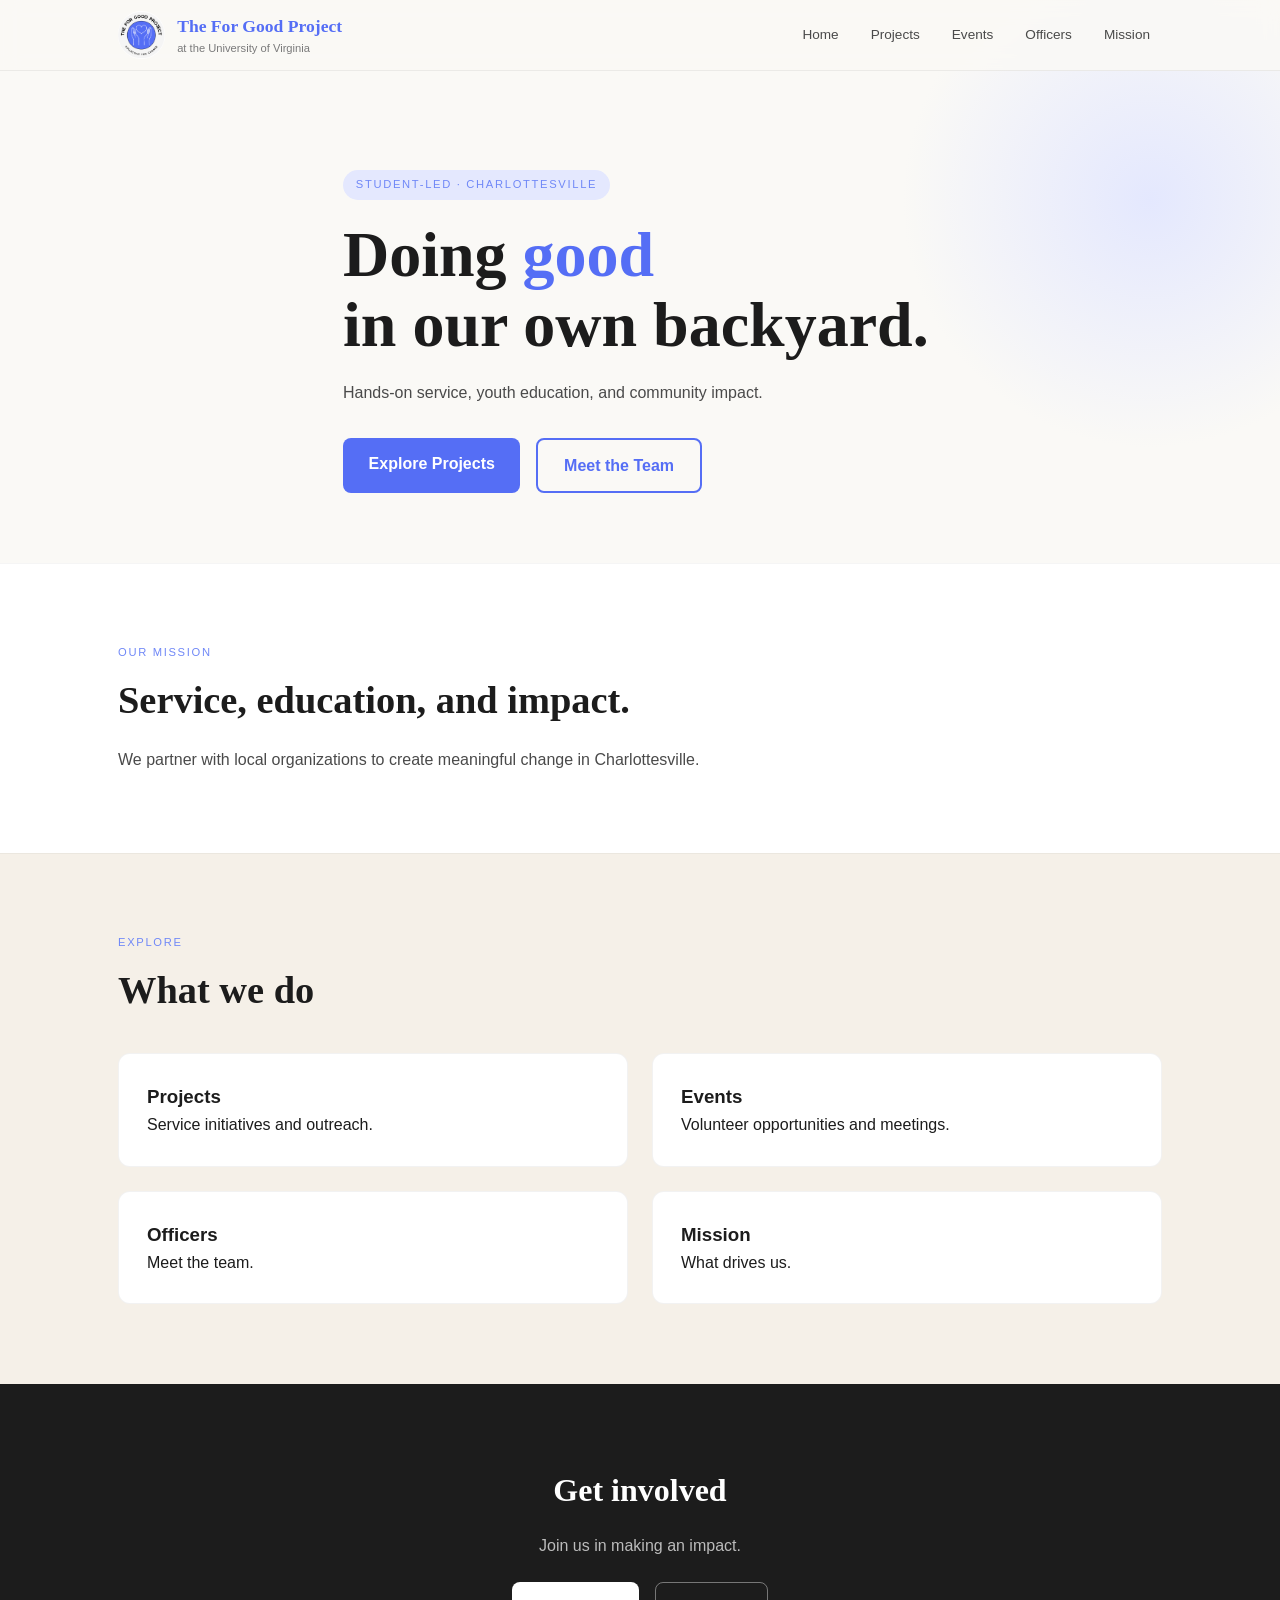
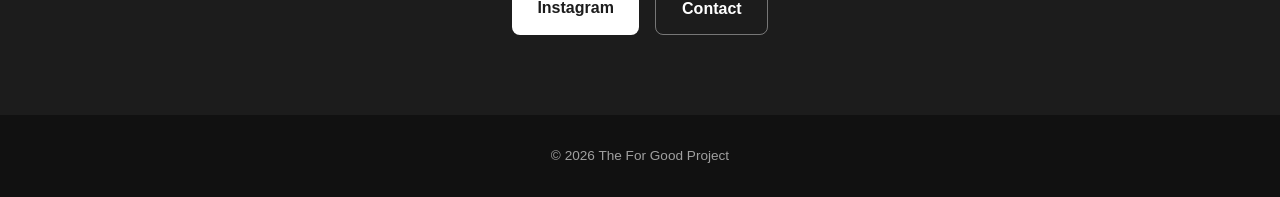
<file: index.html>
<!doctype html>
<html lang="en">
<head>
    <meta charset="utf-8" />
    <meta name="viewport" content="width=device-width, initial-scale=1" />
    <title>The For Good Project at UVA</title>

    <link rel="stylesheet" href="/css/styles.css" />
</head>

<body>

<header class="site-header">
    <div class="container header-inner">
        <a class="brand" href="/">
            <img src="/assets/brand/forgood-logo.png" style="height:48px;border-radius:50%;" />
            <div>
                <div class="brand-name">The For Good Project</div>
                <div class="brand-tagline">at the University of Virginia</div>
            </div>
        </a>

        <nav class="site-nav">
            <a class="nav-link nav-link--active" href="/">Home</a>
            <a class="nav-link" href="/projects/">Projects</a>
            <a class="nav-link" href="/events/">Events</a>
            <a class="nav-link" href="/about/officers/">Officers</a>
            <a class="nav-link" href="/about/">Mission</a>
        </nav>
    </div>
</header>

<main>

<section class="hero">
    <div class="container hero__inner">
        <div>
            <span class="hero__eyebrow">Student-Led · Charlottesville</span>

            <h1 class="hero__title">
                Doing <span class="accent">good</span><br>
                in our own backyard.
            </h1>

            <p class="hero__subtitle">
                Hands-on service, youth education, and community impact.
            </p>

            <div class="hero__actions">
                <a class="btn btn--primary" href="/projects/">Explore Projects</a>
                <a class="btn btn--outline" href="/about/officers/">Meet the Team</a>
            </div>
        </div>
    </div>
</section>

<section class="mission">
    <div class="container">
        <p class="section-eyebrow">Our Mission</p>
        <h2 class="section-title">Service, education, and impact.</h2>
        <p class="section-body">
            We partner with local organizations to create meaningful change in Charlottesville.
        </p>
    </div>
</section>

<section class="projects">
    <div class="container">
        <p class="section-eyebrow">Explore</p>
        <h2 class="section-title">What we do</h2>

        <div class="projects__grid">
            <a class="project-card" href="/projects/">
                <h3>Projects</h3>
                <p>Service initiatives and outreach.</p>
            </a>

            <a class="project-card" href="/events/">
                <h3>Events</h3>
                <p>Volunteer opportunities and meetings.</p>
            </a>

            <a class="project-card" href="/about/officers/">
                <h3>Officers</h3>
                <p>Meet the team.</p>
            </a>

            <a class="project-card" href="/about/">
                <h3>Mission</h3>
                <p>What drives us.</p>
            </a>
        </div>
    </div>
</section>

<section class="cta">
    <div class="container">
        <h2 class="cta__title">Get involved</h2>
        <p class="cta__text">Join us in making an impact.</p>

        <div class="cta__actions">
            <a class="btn btn--light" href="https://www.instagram.com/theforgoodproject" target="_blank">Instagram</a>
            <a class="btn btn--ghost" href="mailto:forgoodproject@virginia.edu">Contact</a>
        </div>
    </div>
</section>

</main>

<footer class="site-footer">
    <div class="container footer-inner">
        © <span id="year"></span> The For Good Project
    </div>
</footer>

<script>
document.getElementById("year").textContent = new Date().getFullYear();
</script>

</body>
</html>
</file>
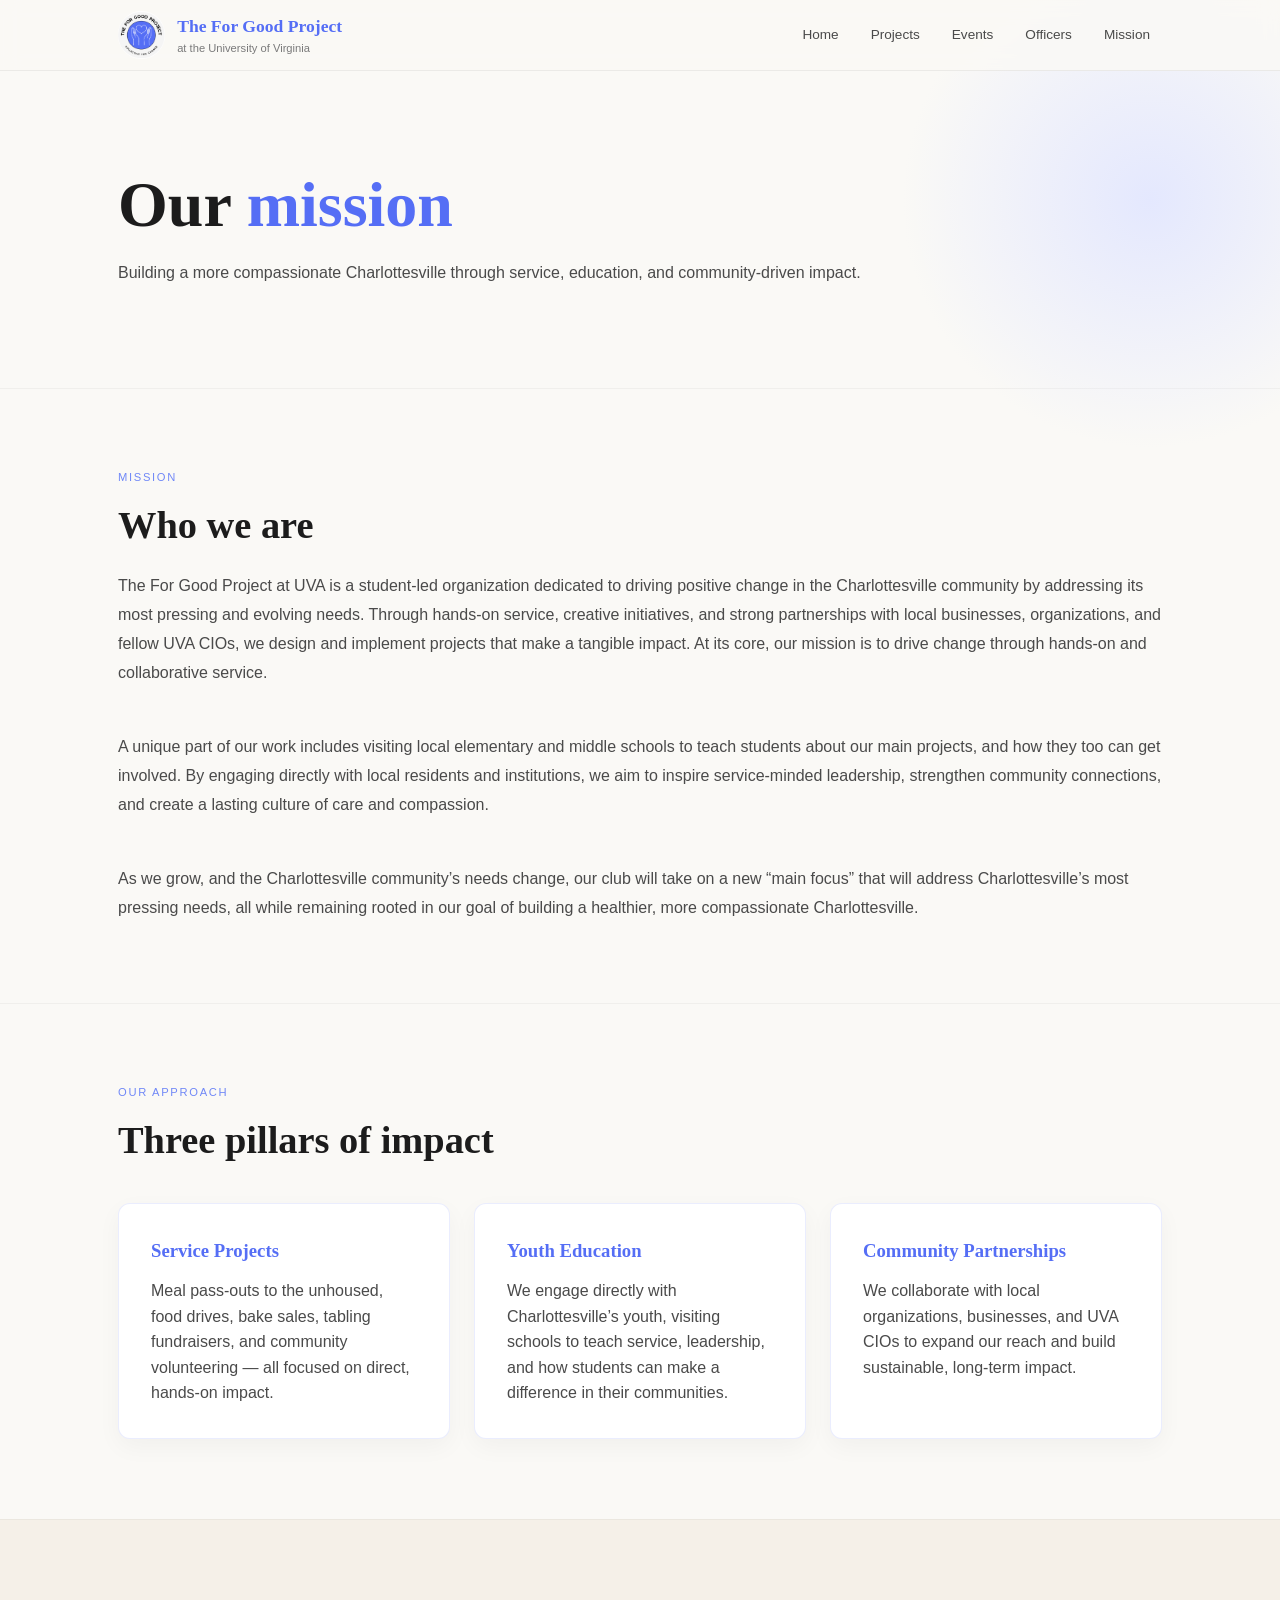
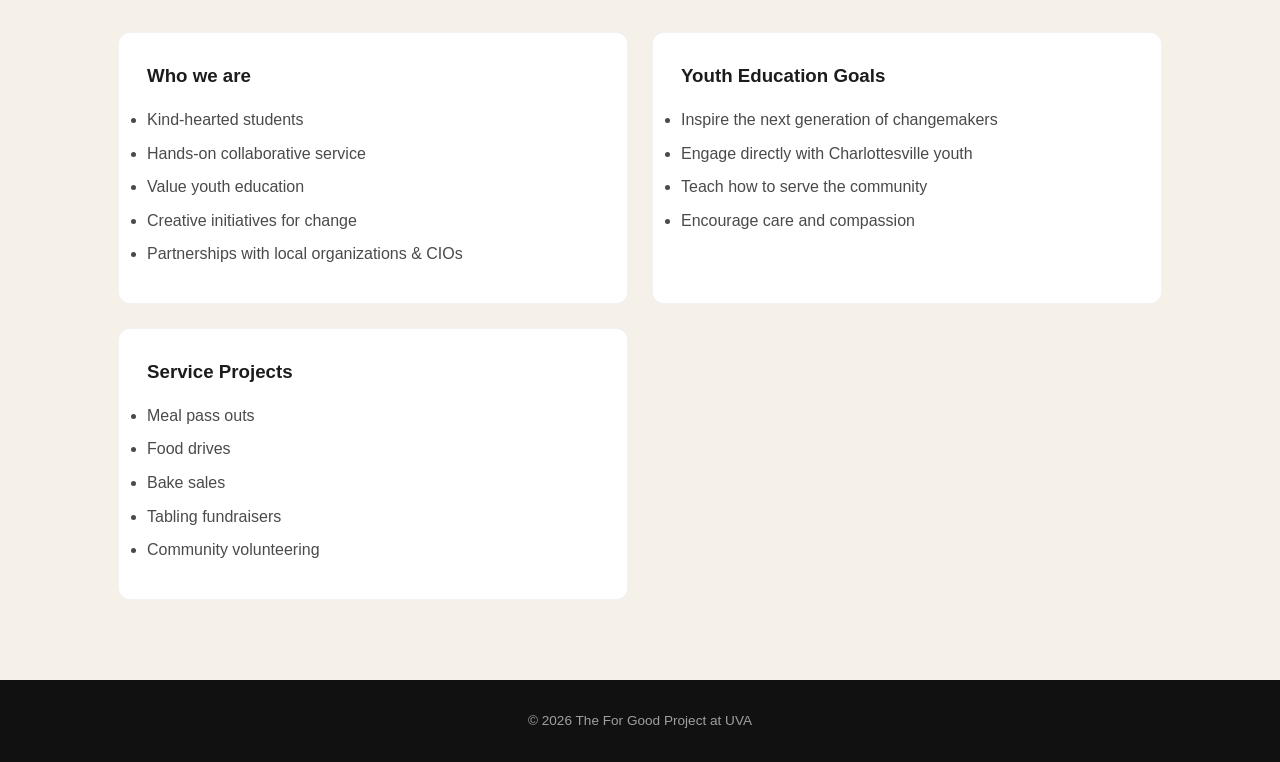
<file: about/index.html>
<!doctype html>
<html lang="en">
<head>
    <meta charset="utf-8" />
    <meta name="viewport" content="width=device-width, initial-scale=1" />

    <title>Mission | The For Good Project at UVA</title>

    <meta name="description"
          content="Learn about the mission, values, and impact of The For Good Project at UVA." />

    <link rel="stylesheet" href="/css/styles.css" />
    <link rel="icon" href="/assets/brand/forgood-logo.png" />
</head>

<body>

<!-- HEADER -->
<header class="site-header">
    <div class="container header-inner">
        <a class="brand" href="/">
            <img src="/assets/brand/forgood-logo.png"
                 style="height:48px;border-radius:50%;" />
            <div>
                <div class="brand-name">The For Good Project</div>
                <div class="brand-tagline">at the University of Virginia</div>
            </div>
        </a>

        <nav class="site-nav">
            <a class="nav-link" href="/">Home</a>
            <a class="nav-link" href="/projects/">Projects</a>
            <a class="nav-link" href="/events/">Events</a>
            <a class="nav-link" href="/about/officers/">Officers</a>
            <a class="nav-link nav-link--active" href="/about/">Mission</a>
        </nav>
    </div>
</header>

<main>

<!-- HERO -->
<section class="hero">
    <div class="container">
        <h1 class="hero__title">
            Our <span class="accent">mission</span>
        </h1>

        <p class="hero__subtitle">
            Building a more compassionate Charlottesville through service, education, and community-driven impact.
        </p>
    </div>
</section>

<!-- FULL MISSION -->
<section>
<div class="container">

<p class="section-eyebrow">Mission</p>

<h2 class="section-title">Who we are</h2>

<div class="card">

<p>
The For Good Project at UVA is a student-led organization dedicated to driving positive
change in the Charlottesville community by addressing its most pressing and evolving needs.
Through hands-on service, creative initiatives, and strong partnerships with local businesses,
organizations, and fellow UVA CIOs, we design and implement projects that make a tangible
impact. At its core, our mission is to drive change through hands-on and collaborative service.
    
</p>

</br>

<p>
A unique part of our work includes visiting local elementary and middle schools to teach
students about our main projects, and how they too can get involved. By engaging directly with
local residents and institutions, we aim to inspire service-minded leadership, strengthen
community connections, and create a lasting culture of care and compassion.
    
</p>

</br>
    
<p>
As we grow, and the Charlottesville community’s needs change, our club will take on a new
“main focus” that will address Charlottesville’s most pressing needs, all while remaining rooted
in our goal of building a healthier, more compassionate Charlottesville.
</p>

</div>

</div>
</section>


<!-- 3 PILLARS -->
<section class="pillars">
    <div class="container">

        <p class="section-eyebrow">Our Approach</p>
        <h2 class="section-title">Three pillars of impact</h2>

        <div class="pillars__grid">

            <div class="pillar-card">
                <h3>Service Projects</h3>
                <p>
                    Meal pass-outs to the unhoused, food drives, bake sales, tabling fundraisers,
                    and community volunteering — all focused on direct, hands-on impact.
                </p>
            </div>

            <div class="pillar-card">
                <h3>Youth Education</h3>
                <p>
                    We engage directly with Charlottesville’s youth, visiting schools to teach
                    service, leadership, and how students can make a difference in their communities.
                </p>
            </div>

            <div class="pillar-card">
                <h3>Community Partnerships</h3>
                <p>
                    We collaborate with local organizations, businesses, and UVA CIOs to expand our
                    reach and build sustainable, long-term impact.
                </p>
            </div>

        </div>

    </div>
</section>

<!-- CORE VALUES / GOALS -->
<section class="projects">
    <div class="container">

        <div class="projects__grid">

            <div class="project-card">
                <h3>Who we are</h3>
                <ul class="bullets">
                    <li>Kind-hearted students</li>
                    <li>Hands-on collaborative service</li>
                    <li>Value youth education</li>
                    <li>Creative initiatives for change</li>
                    <li>Partnerships with local organizations & CIOs</li>
                </ul>
            </div>

            <div class="project-card">
                <h3>Youth Education Goals</h3>
                <ul class="bullets">
                    <li>Inspire the next generation of changemakers</li>
                    <li>Engage directly with Charlottesville youth</li>
                    <li>Teach how to serve the community</li>
                    <li>Encourage care and compassion</li>
                </ul>
            </div>

            <div class="project-card">
                <h3>Service Projects</h3>
                <ul class="bullets">
                    <li>Meal pass outs</li>
                    <li>Food drives</li>
                    <li>Bake sales</li>
                    <li>Tabling fundraisers</li>
                    <li>Community volunteering</li>
                </ul>
            </div>

        </div>

    </div>
</section>

</main>

<!-- FOOTER -->
<footer class="site-footer">
    <div class="container">
        © <span id="year"></span> The For Good Project at UVA
    </div>
</footer>

<script>
document.getElementById("year").textContent = new Date().getFullYear();
</script>

</body>
</html>
</file>
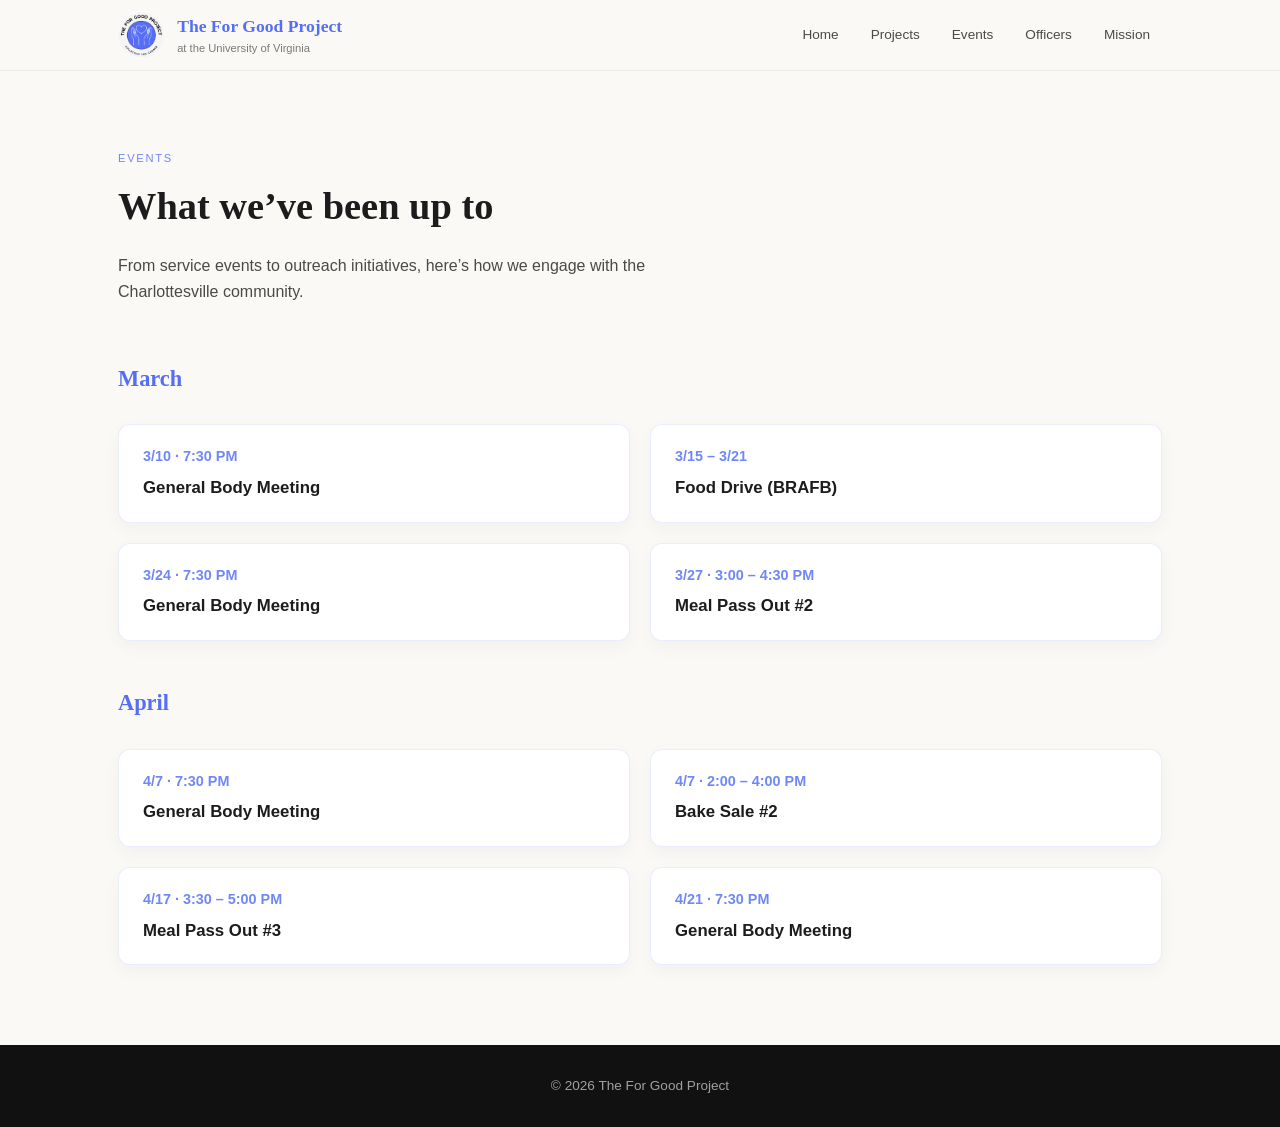
<file: events/index.html>
<!doctype html>
<html lang="en">
<head>
<meta charset="utf-8" />
<meta name="viewport" content="width=device-width, initial-scale=1" />
<title>Events</title>

<link rel="stylesheet" href="/css/styles.css" />
</head>

<body>

<header class="site-header">
  <div class="container header-inner">
    <a class="brand" href="/">
      <img src="/assets/brand/forgood-logo.png" style="height:48px;border-radius:50%;" />
      <div>
        <div class="brand-name">The For Good Project</div>
        <div class="brand-tagline">at the University of Virginia</div>
      </div>
    </a>

    <nav class="site-nav">
      <a class="nav-link" href="/">Home</a>
      <a class="nav-link" href="/projects/">Projects</a>
      <a class="nav-link nav-link--active" href="/events/">Events</a>
      <a class="nav-link" href="/about/officers/">Officers</a>
      <a class="nav-link" href="/about/">Mission</a>
    </nav>
  </div>
</header>

<main>

<section>
  <div class="container">

    <!-- HERO -->
    <p class="section-eyebrow">Events</p>
    <h1 class="section-title">What we’ve been up to</h1>
    <p class="section-body">
      From service events to outreach initiatives, here’s how we engage with the Charlottesville community.
    </p>

    <!-- TIMELINE -->
    <div class="events-grid">

      <!-- MARCH -->
      <h2 class="event-month">March</h2>
    
      <div class="event-card">
        <div class="event-date">3/10 · 7:30 PM</div>
        <div class="event-title">General Body Meeting</div>
      </div>
    
      <div class="event-card">
        <div class="event-date">3/15 – 3/21</div>
        <div class="event-title">Food Drive (BRAFB)</div>
      </div>
    
      <div class="event-card">
        <div class="event-date">3/24 · 7:30 PM</div>
        <div class="event-title">General Body Meeting</div>
      </div>
    
      <div class="event-card">
        <div class="event-date">3/27 · 3:00 – 4:30 PM</div>
        <div class="event-title">Meal Pass Out #2</div>
      </div>
    
      <!-- APRIL -->
      <h2 class="event-month">April</h2>
    
      <div class="event-card">
        <div class="event-date">4/7 · 7:30 PM</div>
        <div class="event-title">General Body Meeting</div>
      </div>
    
      <div class="event-card">
        <div class="event-date">4/7 · 2:00 – 4:00 PM</div>
        <div class="event-title">Bake Sale #2</div>
      </div>
    
      <div class="event-card">
        <div class="event-date">4/17 · 3:30 – 5:00 PM</div>
        <div class="event-title">Meal Pass Out #3</div>
      </div>
    
      <div class="event-card">
        <div class="event-date">4/21 · 7:30 PM</div>
        <div class="event-title">General Body Meeting</div>
      </div>
    
    </div>
  </div>
</section>

</main>

<footer class="site-footer">
  <div class="container footer-inner">
    © <span id="year"></span> The For Good Project
  </div>
</footer>

<script>
document.getElementById("year").textContent = new Date().getFullYear();
</script>

</body>
</html>
</file>
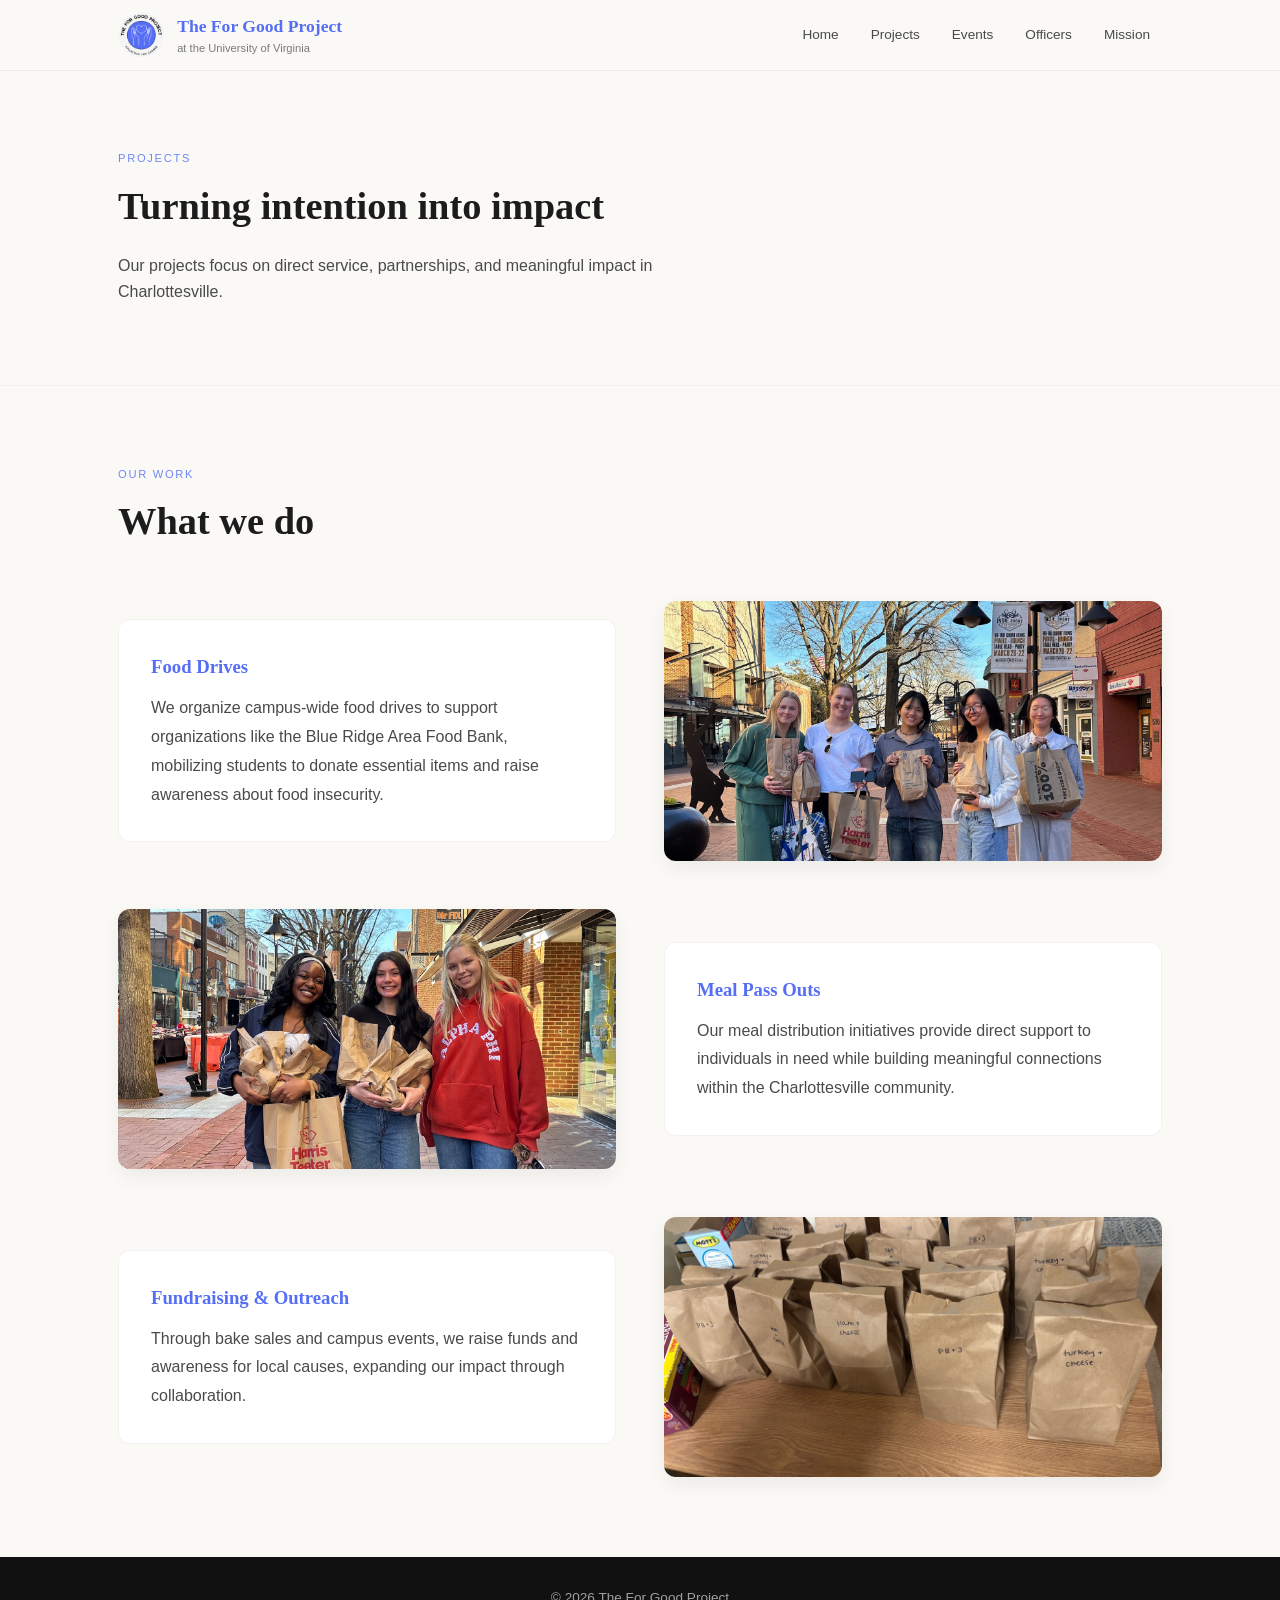
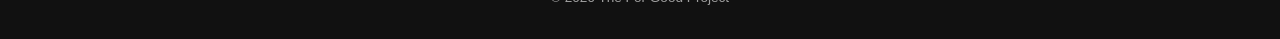
<file: projects/index.html>
<!doctype html>
<html lang="en">
<head>
<meta charset="utf-8" />
<meta name="viewport" content="width=device-width, initial-scale=1" />
<title>Projects</title>

<link rel="stylesheet" href="/css/styles.css" />
</head>

<body>

<header class="site-header">
<div class="container header-inner">
<a class="brand" href="/">
<img src="/assets/brand/forgood-logo.png" style="height:48px;border-radius:50%;" />
<div>
<div class="brand-name">The For Good Project</div>
<div class="brand-tagline">at the University of Virginia</div>
</div>
</a>

<nav class="site-nav">
<a class="nav-link" href="/">Home</a>
<a class="nav-link nav-link--active" href="/projects/">Projects</a>
<a class="nav-link" href="/events/">Events</a>
<a class="nav-link" href="/about/officers/">Officers</a>
<a class="nav-link" href="/about/">Mission</a>
</nav>
</div>
</header>

<main>

<section>
  <div class="container">

    <p class="section-eyebrow">Projects</p>

    <h2 class="section-title">Turning intention into impact</h2>

    <p class="section-body">
      Our projects focus on direct service, partnerships, and meaningful impact in Charlottesville.
    </p>

  </div>
</section>

<section>
  <div class="container">

    <p class="section-eyebrow">Our Work</p>
    <h2 class="section-title">What we do</h2>

          <!-- PROJECT 1 -->
      <div class="project-row">
      
          <div class="card">
            <h3>Food Drives</h3>
            <p>
              We organize campus-wide food drives to support organizations like the Blue Ridge Area Food Bank,
              mobilizing students to donate essential items and raise awareness about food insecurity.
            </p>
          </div>
        
          <img src="/assets/fooddrive.png" alt="Food Drive" class="project-image">
        
        </div>
        
        <!-- PROJECT 2 (REVERSED) -->
        <div class="project-row reverse">
        
          <div class="card">
            <h3>Meal Pass Outs</h3>
            <p>
              Our meal distribution initiatives provide direct support to individuals in need while building
              meaningful connections within the Charlottesville community.
            </p>
          </div>
        
          <img src="/assets/mealpassout.png" alt="Meal Pass Out" class="project-image">
        
        </div>
        
        <!-- PROJECT 3 -->
        <div class="project-row">
        
          <div class="card">
            <h3>Fundraising & Outreach</h3>
            <p>
              Through bake sales and campus events, we raise funds and awareness for local causes,
              expanding our impact through collaboration.
            </p>
          </div>
        
          <img src="/assets/baggedfood.png" alt="Fundraising Event" class="project-image">
        
        </div>
              
      </div>

  </div>
</section>
    
</main>

<footer class="site-footer">
<div class="container footer-inner">
© <span id="year"></span> The For Good Project
</div>
</footer>

<script>
document.getElementById("year").textContent = new Date().getFullYear();
</script>

</body>
</html>
</file>
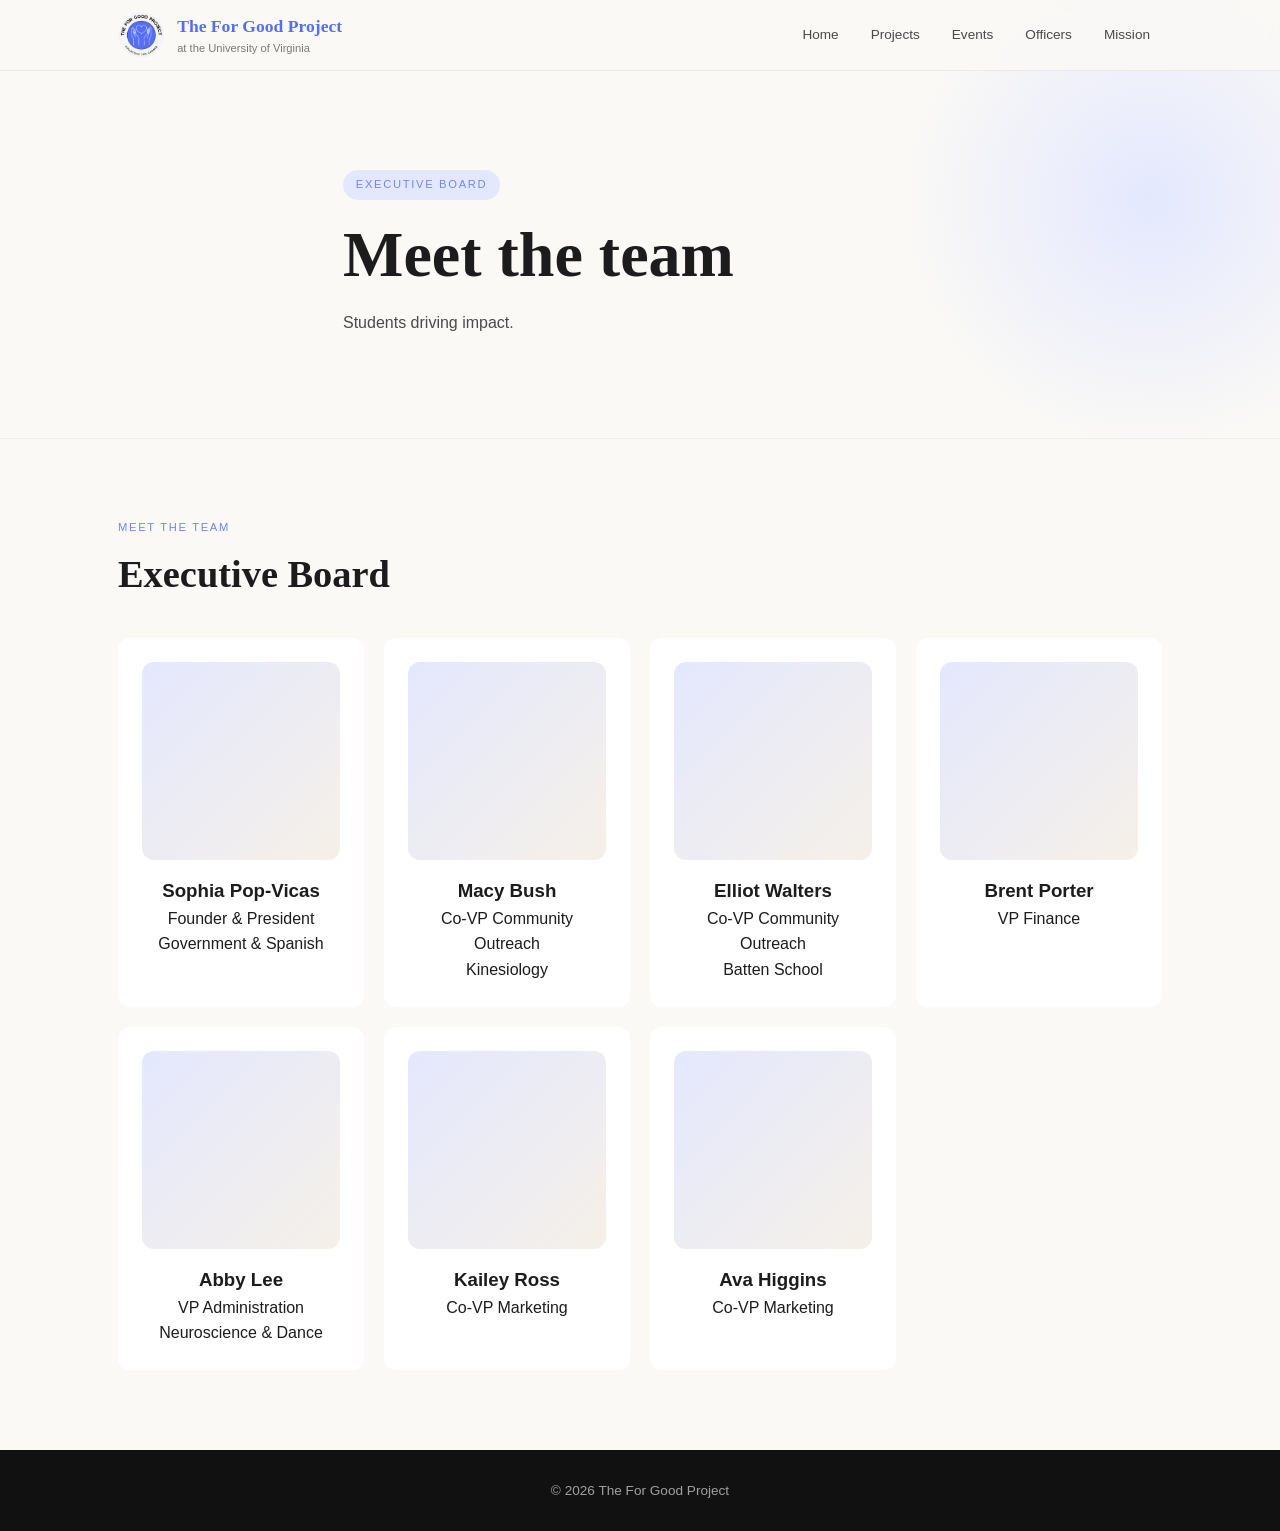
<file: about/officers/index.html>
<!doctype html>
<html lang="en">
<head>
<meta charset="utf-8" />
<meta name="viewport" content="width=device-width, initial-scale=1" />
<title>Officers</title>

<link rel="stylesheet" href="/css/styles.css" />
</head>

<body>

<header class="site-header">
<div class="container header-inner">
<a class="brand" href="/">
<img src="/assets/brand/forgood-logo.png" style="height:48px;border-radius:50%;" />
<div>
<div class="brand-name">The For Good Project</div>
<div class="brand-tagline">at the University of Virginia</div>
</div>
</a>

<nav class="site-nav">
<a class="nav-link" href="/">Home</a>
<a class="nav-link" href="/projects/">Projects</a>
<a class="nav-link" href="/events/">Events</a>
<a class="nav-link nav-link--active" href="/about/officers/">Officers</a>
<a class="nav-link" href="/about/">Mission</a>
</nav>
</div>
</header>

<main>

<section class="hero">
<div class="container hero__inner">
<div>
<span class="hero__eyebrow">Executive Board</span>
<h1 class="hero__title">Meet the team</h1>
<p class="hero__subtitle">Students driving impact.</p>
</div>
</div>
</section>

<section class="team">
    <div class="container">

        <p class="section-eyebrow">Meet the Team</p>
        <h2 class="section-title">Executive Board</h2>

        <div class="team__grid">

            <div class="team-card">
                <div class="avatar">
                    <!-- TODO: Insert exec photo (Sophia Pop-Vicas) -->
                    <!-- Code: <img src="/assets/sophia.jpg" alt="Sophia Pop-Vicas"> -->
                    <!-- make sure that you have an image in the assets folder inside the team folder that says "sophia.jpg" -->
                </div>
                <h3>Sophia Pop-Vicas</h3>
                <p>Founder & President</p>
                <p>Government & Spanish</p>
            </div>
            
            <div class="team-card">
                <div class="avatar">
                    <!-- TODO: Insert exec photo (Macy Bush) -->
                </div>
                <h3>Macy Bush</h3>
                <p>Co-VP Community Outreach</p>
                <p>Kinesiology</p>
            </div>
            
            <div class="team-card">
                <div class="avatar">
                    <!-- TODO: Insert exec photo (Elliot Walters) -->
                </div>
                <h3>Elliot Walters</h3>
                <p>Co-VP Community Outreach</p>
                <p>Batten School</p>
            </div>
            
            <div class="team-card">
                <div class="avatar">
                    <!-- TODO: Insert exec photo (Brent Porter) -->
                </div>
                <h3>Brent Porter</h3>
                <p>VP Finance</p>
            </div>
            
            <div class="team-card">
                <div class="avatar">
                    <!-- TODO: Insert exec photo (Abby Lee) -->
                </div>
                <h3>Abby Lee</h3>
                <p>VP Administration</p>
                <p>Neuroscience & Dance</p>
            </div>
            
            <div class="team-card">
                <div class="avatar">
                    <!-- TODO: Insert exec photo (Kailey Ross) -->
                </div>
                <h3>Kailey Ross</h3>
                <p>Co-VP Marketing</p>
            </div>
            
            <div class="team-card">
                <div class="avatar">
                    <!-- TODO: Insert exec photo (Ava Higgins) -->
                </div>
                <h3>Ava Higgins</h3>
                <p>Co-VP Marketing</p>
            </div>

        </div>

    </div>
</section>

</main>

<footer class="site-footer">
<div class="container footer-inner">
© <span id="year"></span> The For Good Project
</div>
</footer>

<script>
document.getElementById("year").textContent = new Date().getFullYear();
</script>

</body>
</html>
</file>
<file: css/styles.css>
/* ─────────────────────────────
   RESET
──────────────────────────── */

*, *::before, *::after {
    box-sizing: border-box;
    margin: 0;
    padding: 0;
}

/* ─────────────────────────────
   TOKENS
──────────────────────────── */

:root {
    --green: #556EF5;
    --green-mid: #7088F7;
    --green-light: #99AEFB;
    --green-pale: #E4E8FE;

    --cream: #faf9f6;
    --warm-white: #f5f0e8;

    --charcoal: #1c1c1c;
    --mid: #4a4a4a;
    --muted: #7a7a7a;

    --radius: 12px;
    --container: 1100px;

    --font-display: 'Playfair Display', serif;
    --font-body: 'DM Sans', sans-serif;
}

/* ─────────────────────────────
   BASE
──────────────────────────── */

html {
    scroll-behavior: smooth;
}

body {
    font-family: var(--font-body);
    background: var(--cream);
    color: var(--charcoal);
    line-height: 1.6;
    padding-top: 70px; /* FIXED HEADER OFFSET */
}

.container {
    max-width: var(--container);
    margin: 0 auto;
    padding: 0 1.75rem;
}

img {
    max-width: 100%;
    display: block;
}

a {
    text-decoration: none;
    color: inherit;
}

/* ─────────────────────────────
   HEADER
──────────────────────────── */

.site-header {
    position: fixed;
    top: 0; left: 0; right: 0;
    z-index: 100;
    background: rgba(250,249,246,0.9);
    backdrop-filter: blur(10px);
    border-bottom: 1px solid rgba(0,0,0,0.06);
}

.header-inner {
    display: flex;
    justify-content: space-between;
    align-items: center;
    height: 70px;
}

.brand {
    display: flex;
    align-items: center;
    gap: 0.75rem;
}

.brand-name {
    font-family: var(--font-display);
    font-size: 1.1rem;
    font-weight: 700;
    color: var(--green);
}

.brand-tagline {
    font-size: 0.7rem;
    color: var(--muted);
}

.site-nav {
    display: flex;
    gap: 0.5rem;
}

.nav-link {
    font-size: 0.85rem;
    padding: 0.45rem 0.75rem;
    border-radius: 6px;
    color: var(--mid);
    transition: all 0.2s ease;
}

.nav-link:hover {
    background: var(--green-pale);
    color: var(--green);
}

/* ─────────────────────────────
   HERO
──────────────────────────── */

.hero {
    padding: 100px 0 70px;
    position: relative;
}

.hero::before {
    content: "";
    position: absolute;
    top: -120px;
    right: -120px;
    width: 500px;
    height: 500px;
    background: radial-gradient(circle, var(--green-pale), transparent 70%);
    border-radius: 50%;
}

.hero__inner {
    max-width: 650px;
}

.hero__eyebrow {
    font-size: 0.7rem;
    text-transform: uppercase;
    letter-spacing: 0.15em;
    color: var(--green-mid);
    background: var(--green-pale);
    padding: 0.35rem 0.8rem;
    border-radius: 999px;
    display: inline-block;
    margin-bottom: 1.25rem;
}

.hero__title {
    font-family: var(--font-display);
    font-size: clamp(2.6rem, 5vw, 4rem);
    line-height: 1.1;
    margin-bottom: 1.25rem;
}

.accent {
    color: var(--green);
}

.hero__subtitle {
    color: var(--mid);
    margin-bottom: 2rem;
}

.hero__actions {
    display: flex;
    gap: 1rem;
    flex-wrap: wrap;
}

/* ─────────────────────────────
   BUTTONS
──────────────────────────── */

.btn {
    padding: 0.8rem 1.6rem;
    border-radius: 8px;
    font-weight: 600;
    cursor: pointer;
    transition: all 0.2s ease;
}

.btn--primary {
    background: var(--green);
    color: white;
}

.btn--primary:hover {
    background: var(--green-mid);
    transform: translateY(-2px);
}

.btn--outline {
    border: 2px solid var(--green);
    color: var(--green);
}

.btn--outline:hover {
    background: var(--green-pale);
}

.btn--light {
    background: white;
    color: var(--charcoal);
}

.btn--ghost {
    border: 1px solid rgba(255,255,255,0.4);
    color: white;
}

/* ─────────────────────────────
   SECTIONS
──────────────────────────── */

section {
    padding: 80px 0;
}

.section-eyebrow {
    font-size: 0.7rem;
    text-transform: uppercase;
    letter-spacing: 0.15em;
    color: var(--green-mid);
    margin-bottom: 0.5rem;
}

.section-title {
    font-family: var(--font-display);
    font-size: clamp(1.7rem, 3vw, 2.4rem);
    margin-bottom: 1rem;
}

.section-body {
    color: var(--mid);
    max-width: 600px;
}

/* subtle divider */
section + section {
    border-top: 1px solid rgba(0,0,0,0.04);
}

/* ─────────────────────────────
   MISSION
──────────────────────────── */

.mission {
    background: white;
}

/* ─────────────────────────────
   PROJECTS
──────────────────────────── */

.projects {
    background: var(--warm-white);
}

.projects__grid {
    display: grid;
    grid-template-columns: repeat(2, 1fr);
    gap: 1.5rem;
    margin-top: 2rem;
}

.project-card {
    background: white;
    border-radius: var(--radius);
    padding: 1.75rem;
    border: 1px solid rgba(0,0,0,0.05);
    transition: all 0.2s ease;
}

.project-card:hover {
    transform: translateY(-4px);
    box-shadow: 0 10px 25px rgba(0,0,0,0.08);
}

/* ─────────────────────────────
   TEAM
──────────────────────────── */

.team {
    background: var(--cream);
}

.team__grid {
    display: grid;
    grid-template-columns: repeat(4, 1fr);
    gap: 1.25rem;
    margin-top: 2rem;
}

.team-card {
    background: white;
    border-radius: var(--radius);
    padding: 1.5rem;
    text-align: center;
    transition: all 0.2s ease;
}

.team-card:hover {
    transform: translateY(-4px);
    box-shadow: 0 10px 25px rgba(0,0,0,0.08);
}

/* ─────────────────────────────
   CTA
──────────────────────────── */

.cta {
    background: var(--charcoal);
    color: white;
    text-align: center;
}

.cta__title {
    font-family: var(--font-display);
    font-size: 2rem;
    margin-bottom: 1rem;
}

.cta__text {
    color: rgba(255,255,255,0.7);
    margin-bottom: 1.5rem;
}

.cta__actions {
    display: flex;
    justify-content: center;
    gap: 1rem;
    flex-wrap: wrap;
}

/* ─────────────────────────────
   FOOTER
──────────────────────────── */

.site-footer {
    background: #111;
    color: rgba(255,255,255,0.6);
    padding: 30px 0;
    text-align: center;
    font-size: 0.85rem;
}

/* ─────────────────────────────
   RESPONSIVE
──────────────────────────── */

@media (max-width: 900px) {
    .projects__grid {
        grid-template-columns: 1fr;
    }

    .team__grid {
        grid-template-columns: repeat(2, 1fr);
    }
}

/* ───────── MEDIA / IMAGES ───────── */

.media-card {
    width: 100%;
    height: 260px;
    border-radius: var(--radius);
    background: linear-gradient(135deg, var(--green-pale), var(--warm-white));
    display: flex;
    align-items: center;
    justify-content: center;
    color: var(--muted);
    font-size: 0.85rem;
    border: 1px dashed rgba(0,0,0,0.08);
}

.project-row {
    display: grid;
    grid-template-columns: 1fr 1fr;
    gap: 3rem;
    align-items: center;
    margin-top: 3rem;
}

.project-row.reverse {
    direction: rtl;
}
.project-row.reverse > * {
    direction: ltr;
}

/* exec photos */
.avatar {
    width: 100%;
    aspect-ratio: 1 / 1;
    border-radius: 12px;
    background: linear-gradient(135deg, var(--green-pale), var(--warm-white));
    margin-bottom: 1rem;
}

/* goals list */
.bullets {
    margin-top: 1rem;
}
.bullets li {
    margin-bottom: 0.5rem;
    color: var(--mid);
}

.pillars__grid {
    display: grid;
    grid-template-columns: repeat(3, 1fr);
    gap: 1.5rem;
    margin-top: 2rem;
}

.pillar-card {
    background: white;
    border-radius: var(--radius);
    padding: 2rem;
    border: 1px solid rgba(85,110,245,0.12);
    box-shadow: 0 8px 24px rgba(0,0,0,0.04);
    transition: transform 0.2s ease, box-shadow 0.2s ease;
}

.pillar-card:hover {
    transform: translateY(-4px);
    box-shadow: 0 12px 30px rgba(0,0,0,0.08);
}

.pillar-card h3 {
    font-family: var(--font-display);
    color: var(--green);
    margin-bottom: 0.75rem;
}

.pillar-card p {
    color: var(--mid);
    line-height: 1.6;
}

.events-grid {
    display: grid;
    grid-template-columns: repeat(2, 1fr);
    gap: 1.25rem;
    margin-top: 1rem;
}

.event-card {
    background: white;
    border-radius: var(--radius);
    padding: 1.5rem;
    border: 1px solid rgba(85,110,245,0.12);
    box-shadow: 0 6px 18px rgba(0,0,0,0.04);
    transition: transform 0.2s ease, box-shadow 0.2s ease;
}

.event-card:hover {
    transform: translateY(-3px);
    box-shadow: 0 10px 26px rgba(0,0,0,0.08);
}

.event-card h3 {
    font-family: var(--font-display);
    color: var(--green);
    margin-bottom: 0.5rem;
}

.event-card p {
    color: var(--mid);
}

.event-timeline {
    margin-top: 2rem;
    border-left: 2px solid var(--green-pale);
    padding-left: 1.5rem;
}

.event-month {
    font-family: var(--font-display);
    color: var(--green);
    margin: 2rem 0 1rem;
}

.event-item {
    margin-bottom: 1.25rem;
    position: relative;
}

.event-item::before {
    content: "";
    position: absolute;
    left: -1.6rem;
    top: 0.4rem;
    width: 10px;
    height: 10px;
    background: var(--green);
    border-radius: 50%;
}

.event-date {
    display: block;
    font-size: 0.85rem;
    color: var(--muted);
    margin-bottom: 0.2rem;
}

.event-title {
    font-size: 1rem;
    font-weight: 600;
    color: var(--charcoal);
}

/* ───────── EVENTS GRID ───────── */

.events-grid {
    display: grid;
    grid-template-columns: repeat(2, 1fr);
    gap: 1.25rem;
    margin-top: 2rem;
}

/* Month headers span full width */
.event-month {
    grid-column: 1 / -1;
    font-family: var(--font-display);
    font-size: 1.4rem;
    color: var(--green);
    margin: 1.5rem 0 0.5rem;
}

/* Event cards */
.event-card {
    background: white;
    border-radius: var(--radius);
    padding: 1.25rem 1.5rem;
    border: 1px solid rgba(85,110,245,0.12);
    box-shadow: 0 6px 18px rgba(0,0,0,0.04);
    transition: transform 0.2s ease, box-shadow 0.2s ease;
}

.event-card:hover {
    transform: translateY(-4px);
    box-shadow: 0 12px 28px rgba(0,0,0,0.08);
}

/* BOLD DATE + TIME */
.event-date {
    font-weight: 700;
    color: var(--green-mid);
    font-size: 0.9rem;
    margin-bottom: 0.4rem;
}

/* Title styling */
.event-title {
    font-size: 1.05rem;
    font-weight: 600;
    color: var(--charcoal);
}

/* Responsive */
@media (max-width: 800px) {
    .events-grid {
        grid-template-columns: 1fr;
    }
}

.card p {
    margin-bottom: 1.25rem;
    line-height: 1.8;
    color: var(--mid);
}

.card p:last-child {
    margin-bottom: 0;
}

/* ───────── PROJECT SPLIT LAYOUT ───────── */

.project-row {
    display: grid;
    grid-template-columns: 1fr 1fr;
    gap: 3rem;
    align-items: center;
    margin-top: 3rem;
}

/* reverse layout for alternating sections */
.project-row.reverse {
    direction: rtl;
}

.project-row.reverse > * {
    direction: ltr;
}

/* make cards and media consistent */
.project-row .card {
    background: white;
    padding: 2rem;
    border-radius: var(--radius);
    border: 1px solid rgba(0,0,0,0.05);
}

.project-row h3 {
    font-family: var(--font-display);
    color: var(--green);
    margin-bottom: 0.75rem;
}

.project-image {
    width: 100%;
    height: 260px;
    object-fit: cover;
    border-radius: var(--radius);
    box-shadow: 0 8px 20px rgba(0,0,0,0.06);
}
</file>
